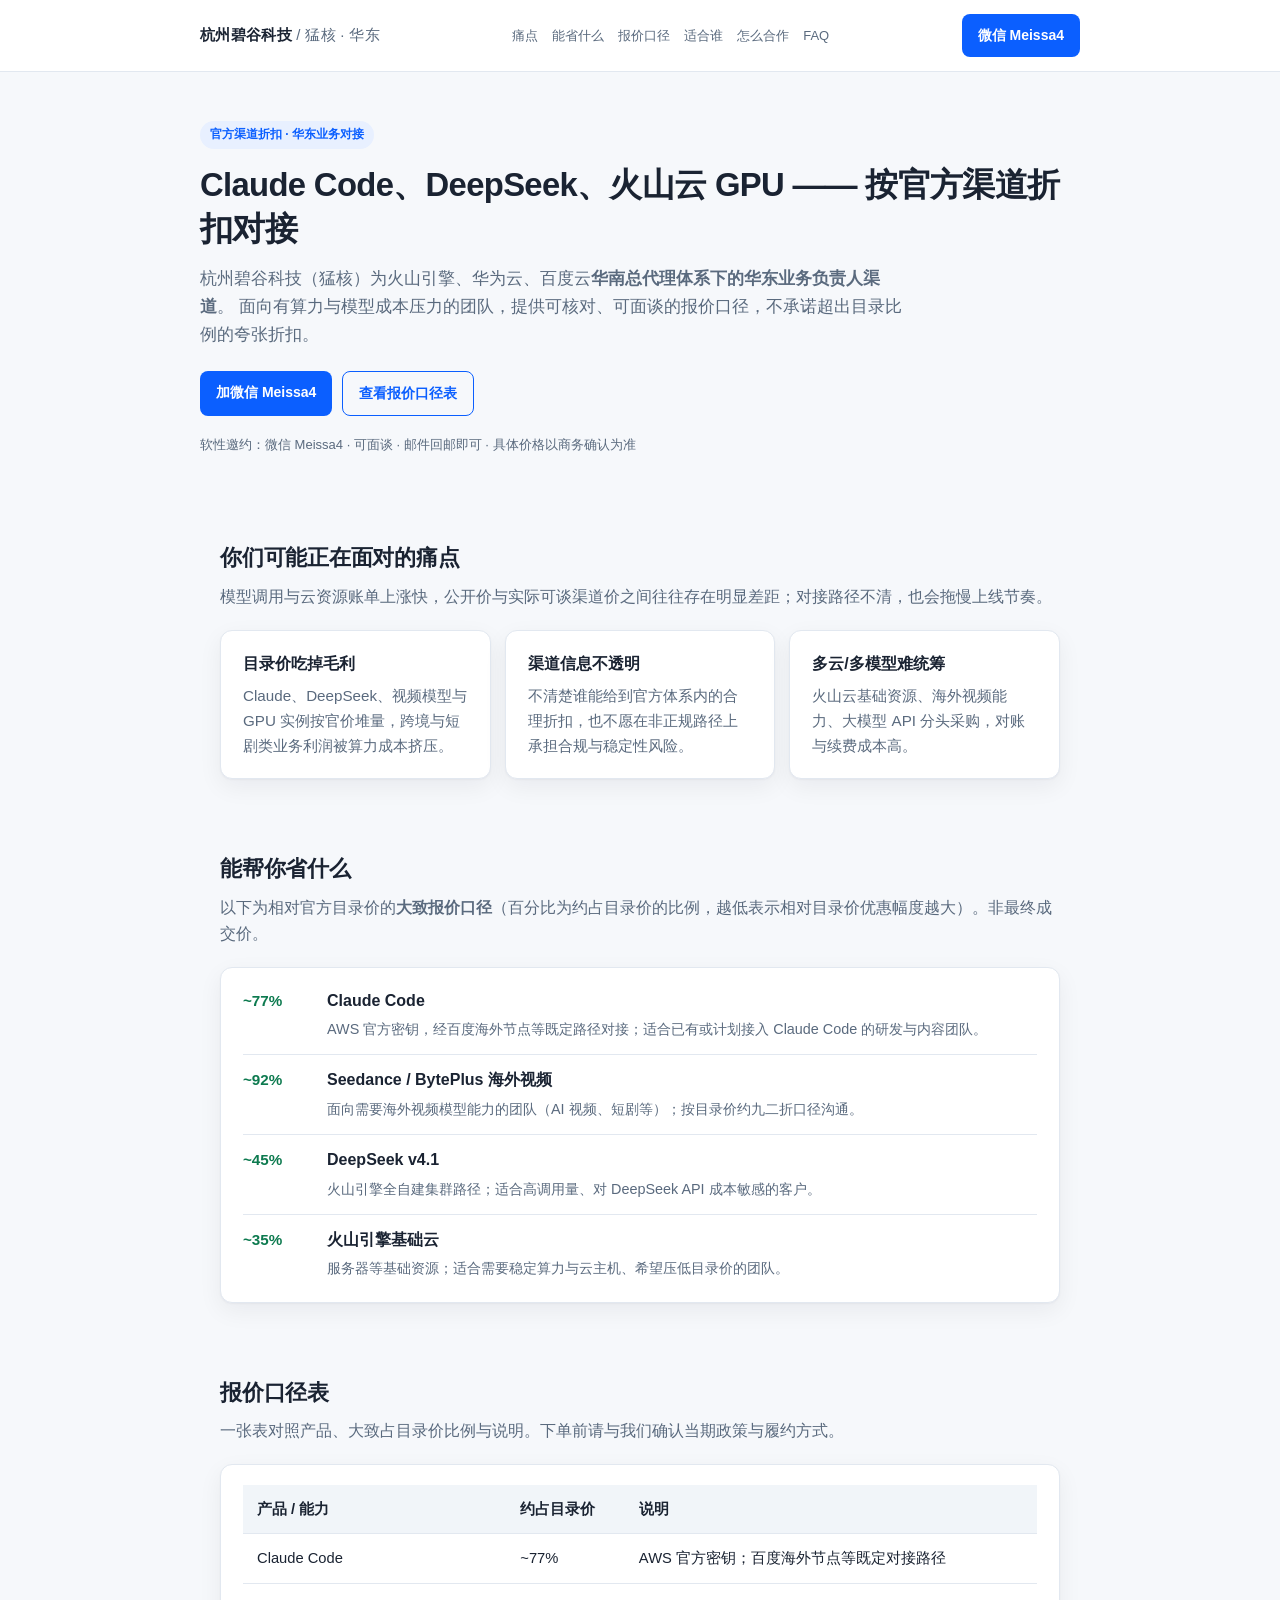
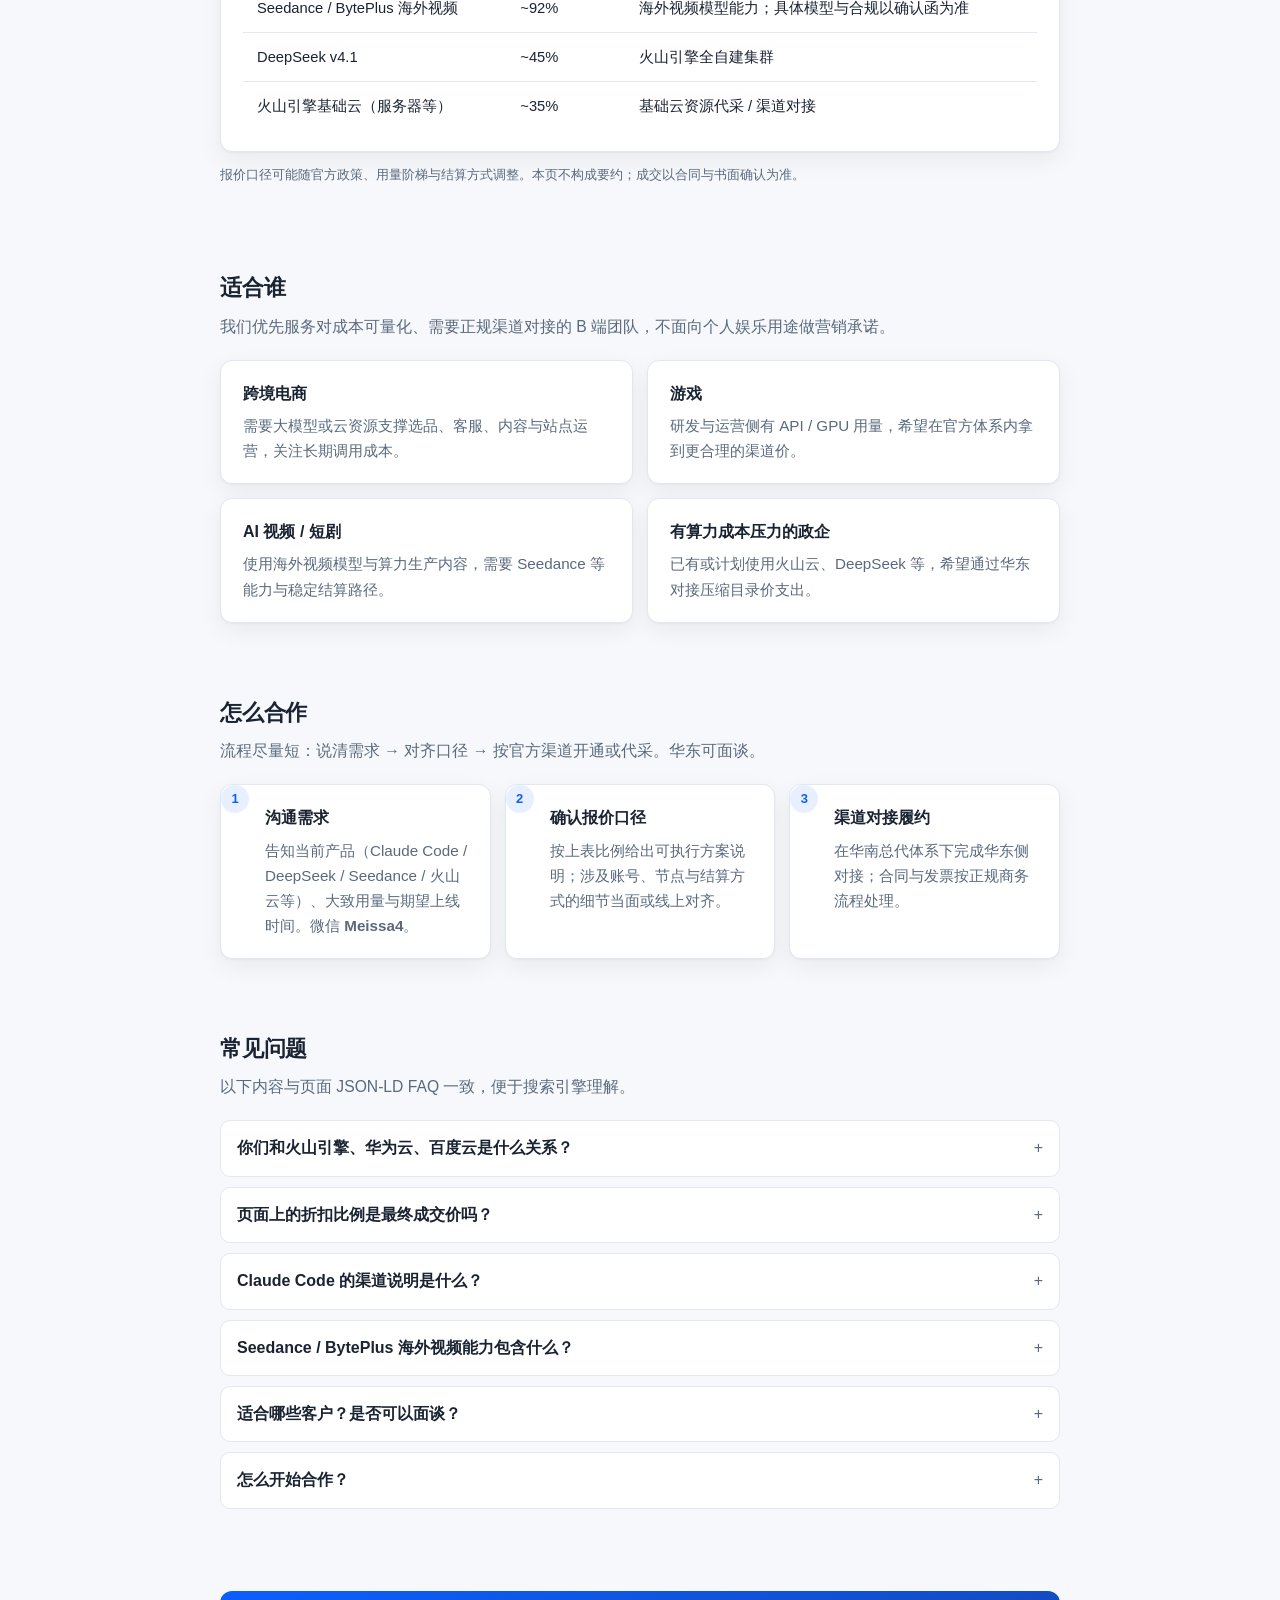
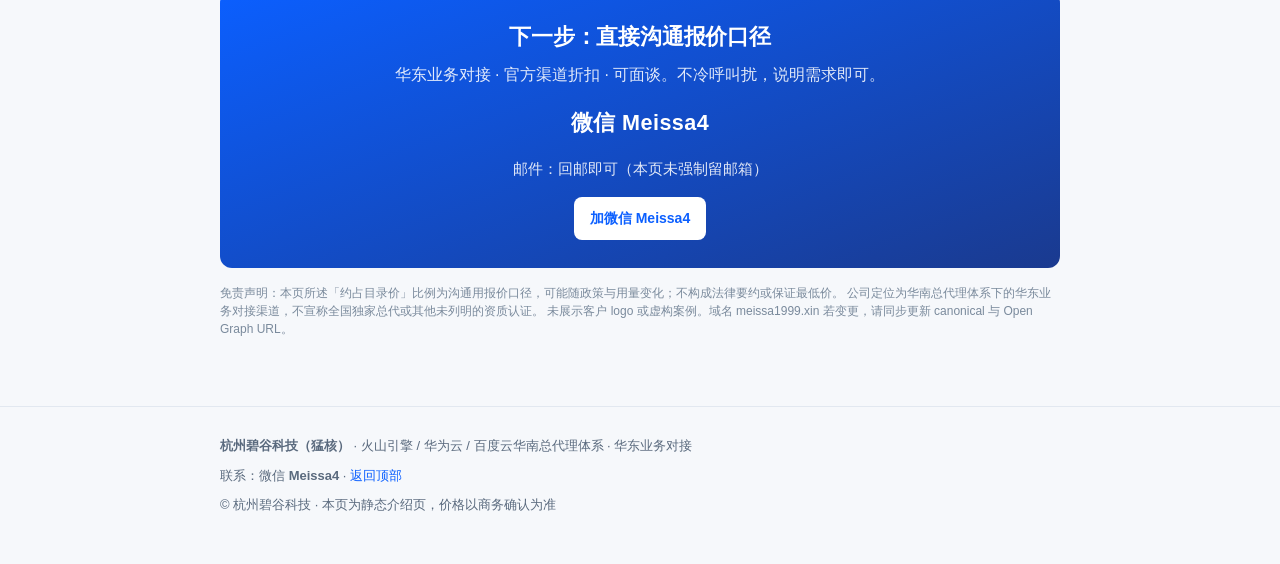
<file: index.html>
<!DOCTYPE html>
<html lang="zh-CN">
<head>
  <meta charset="UTF-8">
  <meta name="viewport" content="width=device-width, initial-scale=1">
  <title>Claude Code / DeepSeek / 火山云 GPU 官方渠道折扣｜杭州碧谷科技（猛核）华东</title>
  <!-- Canonical：部署到正式域名后请改下方 URL；当前占位为 meissa1999.xin -->
  <link rel="canonical" href="https://meissa1999.xin/">
  <meta name="description" content="杭州碧谷科技（猛核）为火山引擎、华为云、百度云华南总代理体系下华东业务对接渠道。Claude Code、DeepSeek、Seedance 海外视频与火山云基础资源按官方渠道折扣对接，微信 Meissa4。">
  <meta name="keywords" content="Claude Code 折扣,DeepSeek API 折扣,火山云 GPU 代采,Seedance 海外 价格,BytePlus 视频模型,火山引擎 折扣,百度云 海外节点,AI 算力成本,跨境电商 AI,短剧算力">
  <meta name="robots" content="index,follow">
  <meta property="og:type" content="website">
  <meta property="og:locale" content="zh_CN">
  <meta property="og:url" content="https://meissa1999.xin/">
  <meta property="og:title" content="Claude Code / DeepSeek / 火山云 GPU 官方渠道折扣｜杭州碧谷科技（猛核）">
  <meta property="og:description" content="华南总代体系下华东对接：Claude Code、DeepSeek、Seedance 海外视频与火山云基础资源，按优势报价口径对接。微信 Meissa4。">
  <meta property="og:site_name" content="杭州碧谷科技（猛核）">
  <meta name="twitter:card" content="summary">
  <meta name="twitter:title" content="Claude Code / DeepSeek / 火山云 GPU 官方渠道折扣｜猛核华东">
  <meta name="twitter:description" content="官方渠道折扣对接 Claude Code、DeepSeek、Seedance 与火山云。微信 Meissa4。">
  <style>
    :root {
      --bg: #f6f8fb;
      --card: #ffffff;
      --text: #1a2332;
      --muted: #5a6a7e;
      --line: #e2e8f0;
      --accent: #0b5fff;
      --accent-soft: #e8f0ff;
      --ok: #0d7a4f;
      --radius: 12px;
      --shadow: 0 1px 2px rgba(16, 24, 40, 0.04), 0 8px 24px rgba(16, 24, 40, 0.06);
      --max: 880px;
    }
    * { box-sizing: border-box; }
    html { scroll-behavior: smooth; }
    body {
      margin: 0;
      font-family: -apple-system, BlinkMacSystemFont, "Segoe UI", "PingFang SC", "Hiragino Sans GB", "Microsoft YaHei", sans-serif;
      color: var(--text);
      background: var(--bg);
      line-height: 1.65;
      font-size: 16px;
    }
    a { color: var(--accent); text-decoration: none; }
    a:hover { text-decoration: underline; }
    .wrap { max-width: var(--max); margin: 0 auto; padding: 0 20px; }
    header {
      background: var(--card);
      border-bottom: 1px solid var(--line);
      position: sticky;
      top: 0;
      z-index: 20;
    }
    .nav {
      display: flex;
      flex-wrap: wrap;
      align-items: center;
      justify-content: space-between;
      gap: 12px;
      padding: 14px 0;
    }
    .brand {
      font-weight: 700;
      color: var(--text);
      font-size: 15px;
      letter-spacing: 0.02em;
    }
    .brand span { color: var(--muted); font-weight: 500; }
    .nav-links {
      display: flex;
      flex-wrap: wrap;
      gap: 8px 14px;
      font-size: 13px;
    }
    .nav-links a { color: var(--muted); }
    .nav-links a:hover { color: var(--accent); }
    .cta-btn {
      display: inline-block;
      background: var(--accent);
      color: #fff !important;
      padding: 10px 16px;
      border-radius: 8px;
      font-size: 14px;
      font-weight: 600;
      text-decoration: none !important;
      white-space: nowrap;
    }
    .cta-btn:hover { filter: brightness(1.05); }
    .cta-btn.ghost {
      background: transparent;
      color: var(--accent) !important;
      border: 1px solid var(--accent);
    }
    .hero {
      padding: 48px 0 36px;
    }
    .badge {
      display: inline-block;
      background: var(--accent-soft);
      color: var(--accent);
      font-size: 12px;
      font-weight: 600;
      padding: 4px 10px;
      border-radius: 999px;
      margin-bottom: 14px;
    }
    h1 {
      font-size: clamp(1.55rem, 4vw, 2.05rem);
      line-height: 1.35;
      margin: 0 0 14px;
      font-weight: 750;
      letter-spacing: -0.02em;
    }
    .lead {
      color: var(--muted);
      font-size: 1.05rem;
      margin: 0 0 22px;
      max-width: 42em;
    }
    .hero-actions {
      display: flex;
      flex-wrap: wrap;
      gap: 10px;
      margin-bottom: 18px;
    }
    .note {
      font-size: 13px;
      color: var(--muted);
    }
    section {
      padding: 36px 0;
    }
    section h2 {
      font-size: 1.35rem;
      margin: 0 0 8px;
      letter-spacing: -0.01em;
    }
    .section-intro {
      color: var(--muted);
      margin: 0 0 20px;
      font-size: 0.98rem;
    }
    .card {
      background: var(--card);
      border: 1px solid var(--line);
      border-radius: var(--radius);
      box-shadow: var(--shadow);
      padding: 20px 22px;
    }
    .grid {
      display: grid;
      gap: 14px;
    }
    @media (min-width: 640px) {
      .grid-2 { grid-template-columns: 1fr 1fr; }
      .grid-3 { grid-template-columns: 1fr 1fr 1fr; }
    }
    .pain-item h3, .who-item h3, .step h3 {
      font-size: 1rem;
      margin: 0 0 6px;
    }
    .pain-item p, .who-item p, .step p {
      margin: 0;
      color: var(--muted);
      font-size: 0.95rem;
    }
    .save-list {
      list-style: none;
      padding: 0;
      margin: 0;
    }
    .save-list li {
      padding: 12px 0;
      border-bottom: 1px solid var(--line);
      display: flex;
      gap: 12px;
      align-items: flex-start;
    }
    .save-list li:last-child { border-bottom: none; padding-bottom: 0; }
    .save-list li:first-child { padding-top: 0; }
    .pct {
      flex: 0 0 auto;
      min-width: 72px;
      font-weight: 700;
      color: var(--ok);
      font-size: 0.95rem;
    }
    .save-list strong { display: block; margin-bottom: 2px; }
    .save-list span { color: var(--muted); font-size: 0.9rem; }
    .table-wrap { overflow-x: auto; -webkit-overflow-scrolling: touch; }
    table {
      width: 100%;
      border-collapse: collapse;
      font-size: 0.92rem;
      min-width: 560px;
    }
    th, td {
      text-align: left;
      padding: 12px 14px;
      border-bottom: 1px solid var(--line);
      vertical-align: top;
    }
    th {
      background: #f1f5f9;
      font-weight: 600;
      color: var(--text);
      white-space: nowrap;
    }
    tr:last-child td { border-bottom: none; }
    .table-note {
      margin-top: 12px;
      font-size: 13px;
      color: var(--muted);
    }
    .steps { counter-reset: step; }
    .step {
      position: relative;
      padding-left: 44px;
    }
    .step::before {
      counter-increment: step;
      content: counter(step);
      position: absolute;
      left: 0;
      top: 0;
      width: 28px;
      height: 28px;
      border-radius: 50%;
      background: var(--accent-soft);
      color: var(--accent);
      font-weight: 700;
      font-size: 13px;
      display: flex;
      align-items: center;
      justify-content: center;
    }
    .faq details {
      background: var(--card);
      border: 1px solid var(--line);
      border-radius: 10px;
      padding: 14px 16px;
      margin-bottom: 10px;
    }
    .faq summary {
      cursor: pointer;
      font-weight: 600;
      list-style: none;
    }
    .faq summary::-webkit-details-marker { display: none; }
    .faq summary::after {
      content: "+";
      float: right;
      color: var(--muted);
      font-weight: 400;
    }
    .faq details[open] summary::after { content: "−"; }
    .faq details p {
      margin: 10px 0 0;
      color: var(--muted);
      font-size: 0.95rem;
    }
    .cta-band {
      background: linear-gradient(160deg, #0b5fff 0%, #1a3a8f 100%);
      color: #fff;
      border-radius: var(--radius);
      padding: 28px 24px;
      text-align: center;
    }
    .cta-band h2 { color: #fff; margin-bottom: 8px; }
    .cta-band p { color: rgba(255,255,255,0.88); margin: 0 0 16px; }
    .cta-band .cta-btn {
      background: #fff;
      color: var(--accent) !important;
    }
    .cta-band .phone {
      font-size: 1.35rem;
      font-weight: 700;
      letter-spacing: 0.02em;
      margin: 8px 0 16px;
    }
    .cta-band .phone a { color: #fff; text-decoration: none; }
    footer {
      padding: 28px 0 40px;
      border-top: 1px solid var(--line);
      margin-top: 20px;
    }
    footer p {
      margin: 0 0 8px;
      font-size: 13px;
      color: var(--muted);
    }
    .disclaimer {
      font-size: 12px;
      color: #7a8a9c;
      margin-top: 16px;
      line-height: 1.5;
    }
  </style>
  <script type="application/ld+json">
  {
    "@context": "https://schema.org",
    "@type": "FAQPage",
    "mainEntity": [
      {
        "@type": "Question",
        "name": "你们和火山引擎、华为云、百度云是什么关系？",
        "acceptedAnswer": {
          "@type": "Answer",
          "text": "杭州碧谷科技（猛核）处于火山引擎、华为云、百度云华南总代理体系下，负责华东业务对接。我们提供官方渠道折扣口径的采购与对接服务，并非宣称全国独家总代。"
        }
      },
      {
        "@type": "Question",
        "name": "页面上的折扣比例是最终成交价吗？",
        "acceptedAnswer": {
          "@type": "Answer",
          "text": "不是。所列比例为相对官方目录价的大致报价口径，具体以商务确认、合同与当期政策为准。用量、账号类型、结算方式都会影响最终价格。"
        }
      },
      {
        "@type": "Question",
        "name": "Claude Code 的渠道说明是什么？",
        "acceptedAnswer": {
          "@type": "Answer",
          "text": "Claude Code 按约官方目录价 77% 的口径对接，路径为 AWS 官方密钥经百度海外节点等既定方式；细节可在沟通中说明，以当期可履约方案为准。"
        }
      },
      {
        "@type": "Question",
        "name": "Seedance / BytePlus 海外视频能力包含什么？",
        "acceptedAnswer": {
          "@type": "Answer",
          "text": "Seedance / BytePlus 海外视频模型约按官方目录价 92% 对接，面向需要海外视频模型能力的团队（如 AI 视频、短剧等场景）。具体模型清单与合规要求以官方与商务确认为准。"
        }
      },
      {
        "@type": "Question",
        "name": "适合哪些客户？是否可以面谈？",
        "acceptedAnswer": {
          "@type": "Answer",
          "text": "主要面向跨境电商、游戏、AI 视频/短剧，以及有算力成本压力的政企客户。华东地区可约定面谈；微信 Meissa4，邮件也可回邮即可。"
        }
      },
      {
        "@type": "Question",
        "name": "怎么开始合作？",
        "acceptedAnswer": {
          "@type": "Answer",
          "text": "先说明当前用量与产品需求，我们给出对应报价口径与对接路径；确认方案后按官方渠道流程开通或代采。联系微信 Meissa4。"
        }
      }
    ]
  }
  </script>
</head>
<body>
  <header>
    <div class="wrap nav">
      <div class="brand">杭州碧谷科技 <span>/ 猛核 · 华东</span></div>
      <nav class="nav-links" aria-label="页面导航">
        <a href="#pain">痛点</a>
        <a href="#save">能省什么</a>
        <a href="#pricing">报价口径</a>
        <a href="#who">适合谁</a>
        <a href="#coop">怎么合作</a>
        <a href="#faq">FAQ</a>
      </nav>
      <a class="cta-btn" href="#contact">微信 Meissa4</a>
    </div>
  </header>

  <main>
    <div class="wrap hero" id="top">
      <div class="badge">官方渠道折扣 · 华东业务对接</div>
      <h1>Claude Code、DeepSeek、火山云 GPU —— 按官方渠道折扣对接</h1>
      <p class="lead">
        杭州碧谷科技（猛核）为火山引擎、华为云、百度云<strong>华南总代理体系下的华东业务负责人渠道</strong>。
        面向有算力与模型成本压力的团队，提供可核对、可面谈的报价口径，不承诺超出目录比例的夸张折扣。
      </p>
      <div class="hero-actions">
        <a class="cta-btn" href="#contact">加微信 Meissa4</a>
        <a class="cta-btn ghost" href="#pricing">查看报价口径表</a>
      </div>
      <p class="note">软性邀约：微信 Meissa4 · 可面谈 · 邮件回邮即可 · 具体价格以商务确认为准</p>
    </div>

    <section id="pain">
      <div class="wrap">
        <h2>你们可能正在面对的痛点</h2>
        <p class="section-intro">模型调用与云资源账单上涨快，公开价与实际可谈渠道价之间往往存在明显差距；对接路径不清，也会拖慢上线节奏。</p>
        <div class="grid grid-3">
          <div class="card pain-item">
            <h3>目录价吃掉毛利</h3>
            <p>Claude、DeepSeek、视频模型与 GPU 实例按官价堆量，跨境与短剧类业务利润被算力成本挤压。</p>
          </div>
          <div class="card pain-item">
            <h3>渠道信息不透明</h3>
            <p>不清楚谁能给到官方体系内的合理折扣，也不愿在非正规路径上承担合规与稳定性风险。</p>
          </div>
          <div class="card pain-item">
            <h3>多云/多模型难统筹</h3>
            <p>火山云基础资源、海外视频能力、大模型 API 分头采购，对账与续费成本高。</p>
          </div>
        </div>
      </div>
    </section>

    <section id="save">
      <div class="wrap">
        <h2>能帮你省什么</h2>
        <p class="section-intro">以下为相对官方目录价的<strong>大致报价口径</strong>（百分比为约占目录价的比例，越低表示相对目录价优惠幅度越大）。非最终成交价。</p>
        <div class="card">
          <ul class="save-list">
            <li>
              <div class="pct">~77%</div>
              <div>
                <strong>Claude Code</strong>
                <span>AWS 官方密钥，经百度海外节点等既定路径对接；适合已有或计划接入 Claude Code 的研发与内容团队。</span>
              </div>
            </li>
            <li>
              <div class="pct">~92%</div>
              <div>
                <strong>Seedance / BytePlus 海外视频</strong>
                <span>面向需要海外视频模型能力的团队（AI 视频、短剧等）；按目录价约九二折口径沟通。</span>
              </div>
            </li>
            <li>
              <div class="pct">~45%</div>
              <div>
                <strong>DeepSeek v4.1</strong>
                <span>火山引擎全自建集群路径；适合高调用量、对 DeepSeek API 成本敏感的客户。</span>
              </div>
            </li>
            <li>
              <div class="pct">~35%</div>
              <div>
                <strong>火山引擎基础云</strong>
                <span>服务器等基础资源；适合需要稳定算力与云主机、希望压低目录价的团队。</span>
              </div>
            </li>
          </ul>
        </div>
      </div>
    </section>

    <section id="pricing">
      <div class="wrap">
        <h2>报价口径表</h2>
        <p class="section-intro">一张表对照产品、大致占目录价比例与说明。下单前请与我们确认当期政策与履约方式。</p>
        <div class="card table-wrap">
          <table>
            <thead>
              <tr>
                <th>产品 / 能力</th>
                <th>约占目录价</th>
                <th>说明</th>
              </tr>
            </thead>
            <tbody>
              <tr>
                <td>Claude Code</td>
                <td>~77%</td>
                <td>AWS 官方密钥；百度海外节点等既定对接路径</td>
              </tr>
              <tr>
                <td>Seedance / BytePlus 海外视频</td>
                <td>~92%</td>
                <td>海外视频模型能力；具体模型与合规以确认函为准</td>
              </tr>
              <tr>
                <td>DeepSeek v4.1</td>
                <td>~45%</td>
                <td>火山引擎全自建集群</td>
              </tr>
              <tr>
                <td>火山引擎基础云（服务器等）</td>
                <td>~35%</td>
                <td>基础云资源代采 / 渠道对接</td>
              </tr>
            </tbody>
          </table>
        </div>
        <p class="table-note">报价口径可能随官方政策、用量阶梯与结算方式调整。本页不构成要约；成交以合同与书面确认为准。</p>
      </div>
    </section>

    <section id="who">
      <div class="wrap">
        <h2>适合谁</h2>
        <p class="section-intro">我们优先服务对成本可量化、需要正规渠道对接的 B 端团队，不面向个人娱乐用途做营销承诺。</p>
        <div class="grid grid-2">
          <div class="card who-item">
            <h3>跨境电商</h3>
            <p>需要大模型或云资源支撑选品、客服、内容与站点运营，关注长期调用成本。</p>
          </div>
          <div class="card who-item">
            <h3>游戏</h3>
            <p>研发与运营侧有 API / GPU 用量，希望在官方体系内拿到更合理的渠道价。</p>
          </div>
          <div class="card who-item">
            <h3>AI 视频 / 短剧</h3>
            <p>使用海外视频模型与算力生产内容，需要 Seedance 等能力与稳定结算路径。</p>
          </div>
          <div class="card who-item">
            <h3>有算力成本压力的政企</h3>
            <p>已有或计划使用火山云、DeepSeek 等，希望通过华东对接压缩目录价支出。</p>
          </div>
        </div>
      </div>
    </section>

    <section id="coop">
      <div class="wrap">
        <h2>怎么合作</h2>
        <p class="section-intro">流程尽量短：说清需求 → 对齐口径 → 按官方渠道开通或代采。华东可面谈。</p>
        <div class="grid grid-3 steps">
          <div class="card step">
            <h3>沟通需求</h3>
            <p>告知当前产品（Claude Code / DeepSeek / Seedance / 火山云等）、大致用量与期望上线时间。微信 <strong>Meissa4</strong>。</p>
          </div>
          <div class="card step">
            <h3>确认报价口径</h3>
            <p>按上表比例给出可执行方案说明；涉及账号、节点与结算方式的细节当面或线上对齐。</p>
          </div>
          <div class="card step">
            <h3>渠道对接履约</h3>
            <p>在华南总代体系下完成华东侧对接；合同与发票按正规商务流程处理。</p>
          </div>
        </div>
      </div>
    </section>

    <section id="faq" class="faq">
      <div class="wrap">
        <h2>常见问题</h2>
        <p class="section-intro">以下内容与页面 JSON-LD FAQ 一致，便于搜索引擎理解。</p>
        <details>
          <summary>你们和火山引擎、华为云、百度云是什么关系？</summary>
          <p>杭州碧谷科技（猛核）处于火山引擎、华为云、百度云华南总代理体系下，负责华东业务对接。我们提供官方渠道折扣口径的采购与对接服务，并非宣称全国独家总代。</p>
        </details>
        <details>
          <summary>页面上的折扣比例是最终成交价吗？</summary>
          <p>不是。所列比例为相对官方目录价的大致报价口径，具体以商务确认、合同与当期政策为准。用量、账号类型、结算方式都会影响最终价格。</p>
        </details>
        <details>
          <summary>Claude Code 的渠道说明是什么？</summary>
          <p>Claude Code 按约官方目录价 77% 的口径对接，路径为 AWS 官方密钥经百度海外节点等既定方式；细节可在沟通中说明，以当期可履约方案为准。</p>
        </details>
        <details>
          <summary>Seedance / BytePlus 海外视频能力包含什么？</summary>
          <p>Seedance / BytePlus 海外视频模型约按官方目录价 92% 对接，面向需要海外视频模型能力的团队（如 AI 视频、短剧等场景）。具体模型清单与合规要求以官方与商务确认为准。</p>
        </details>
        <details>
          <summary>适合哪些客户？是否可以面谈？</summary>
          <p>主要面向跨境电商、游戏、AI 视频/短剧，以及有算力成本压力的政企客户。华东地区可约定面谈；微信 Meissa4，邮件也可回邮即可。</p>
        </details>
        <details>
          <summary>怎么开始合作？</summary>
          <p>先说明当前用量与产品需求，我们给出对应报价口径与对接路径；确认方案后按官方渠道流程开通或代采。联系微信 Meissa4。</p>
        </details>
      </div>
    </section>

    <section id="contact">
      <div class="wrap">
        <div class="cta-band">
          <h2>下一步：直接沟通报价口径</h2>
          <p>华东业务对接 · 官方渠道折扣 · 可面谈。不冷呼叫扰，说明需求即可。</p>
          <p class="phone"><a href="#contact">微信 Meissa4</a></p>
          <p style="margin-bottom:16px;font-size:0.95rem;">邮件：回邮即可（本页未强制留邮箱）</p>
          <a class="cta-btn" href="#contact">加微信 Meissa4</a>
        </div>
        <p class="disclaimer">
          免责声明：本页所述「约占目录价」比例为沟通用报价口径，可能随政策与用量变化；不构成法律要约或保证最低价。
          公司定位为华南总代理体系下的华东业务对接渠道，不宣称全国独家总代或其他未列明的资质认证。
          未展示客户 logo 或虚构案例。域名 meissa1999.xin 若变更，请同步更新 canonical 与 Open Graph URL。
        </p>
      </div>
    </section>
  </main>

  <footer>
    <div class="wrap">
      <p><strong>杭州碧谷科技（猛核）</strong> · 火山引擎 / 华为云 / 百度云华南总代理体系 · 华东业务对接</p>
      <p>联系：微信 <strong>Meissa4</strong> · <a href="#top">返回顶部</a></p>
      <p>© 杭州碧谷科技 · 本页为静态介绍页，价格以商务确认为准</p>
    </div>
  </footer>
</body>
</html>
</file>
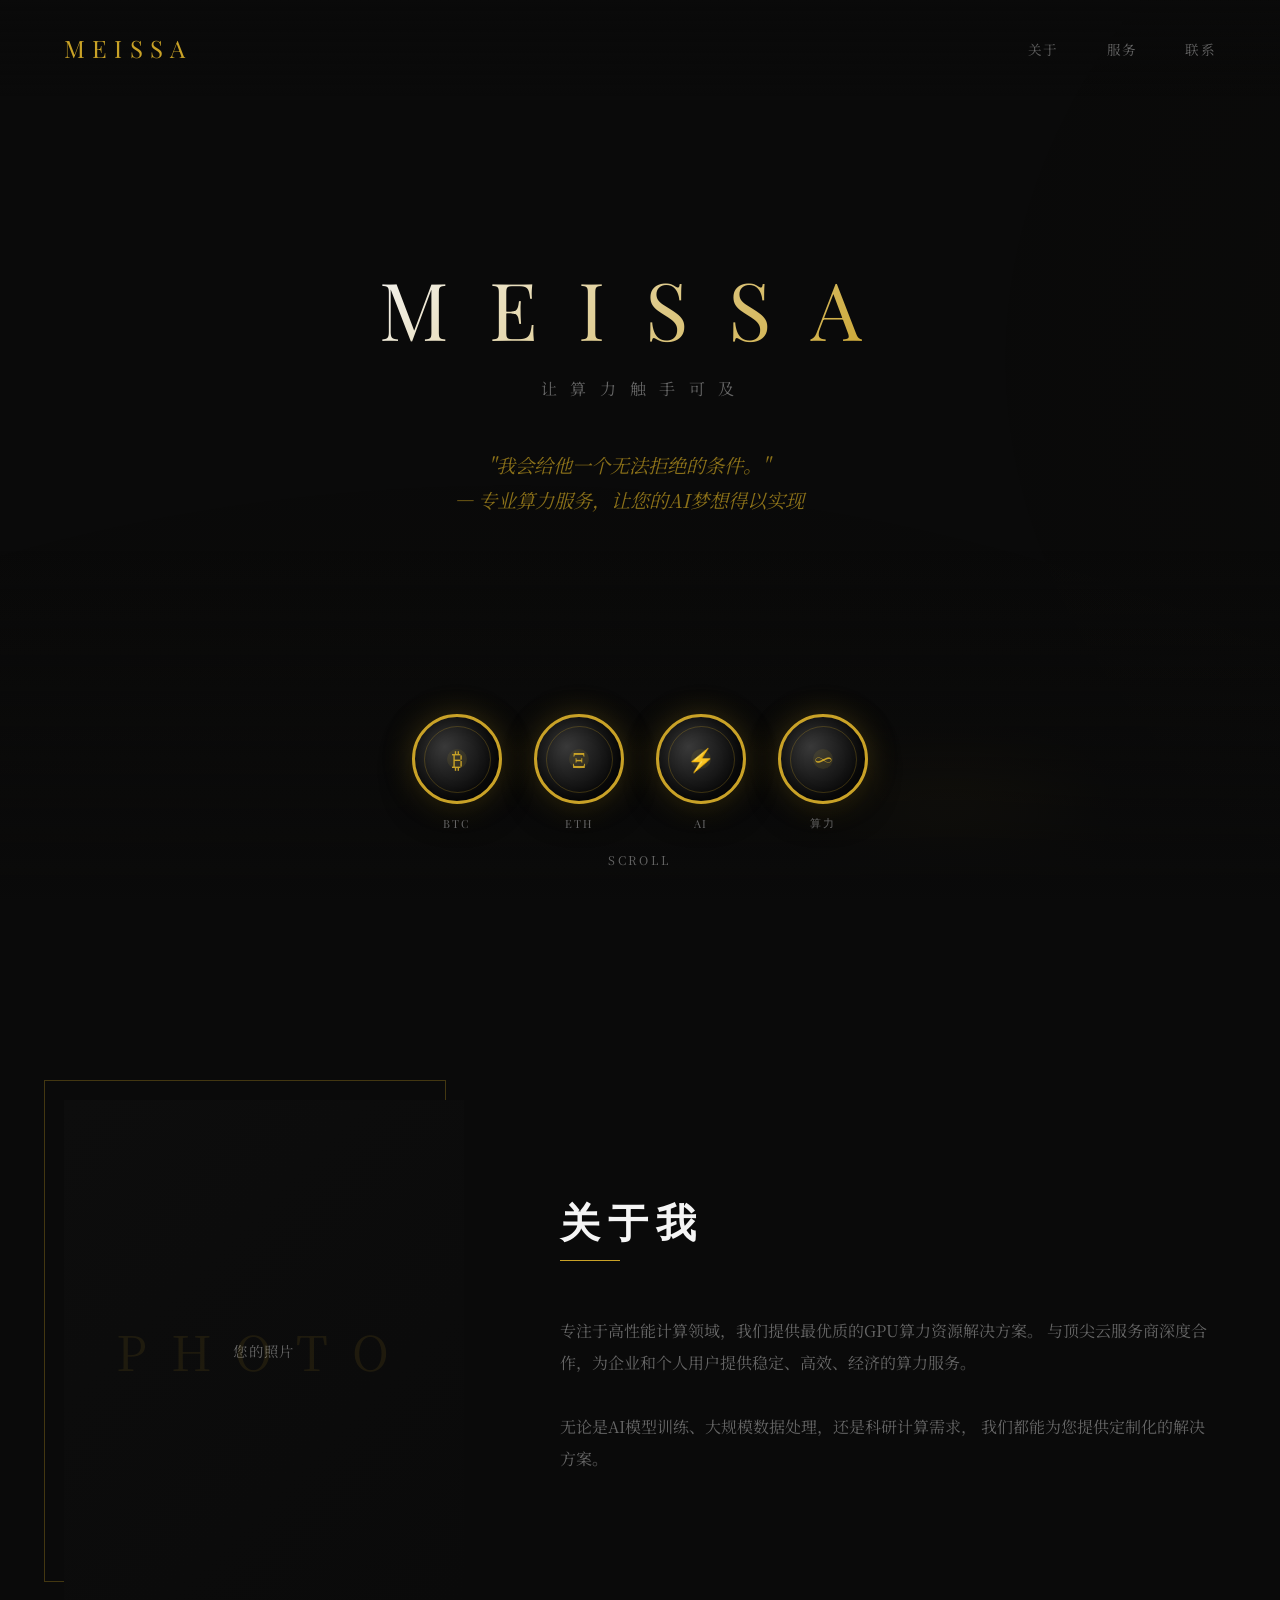
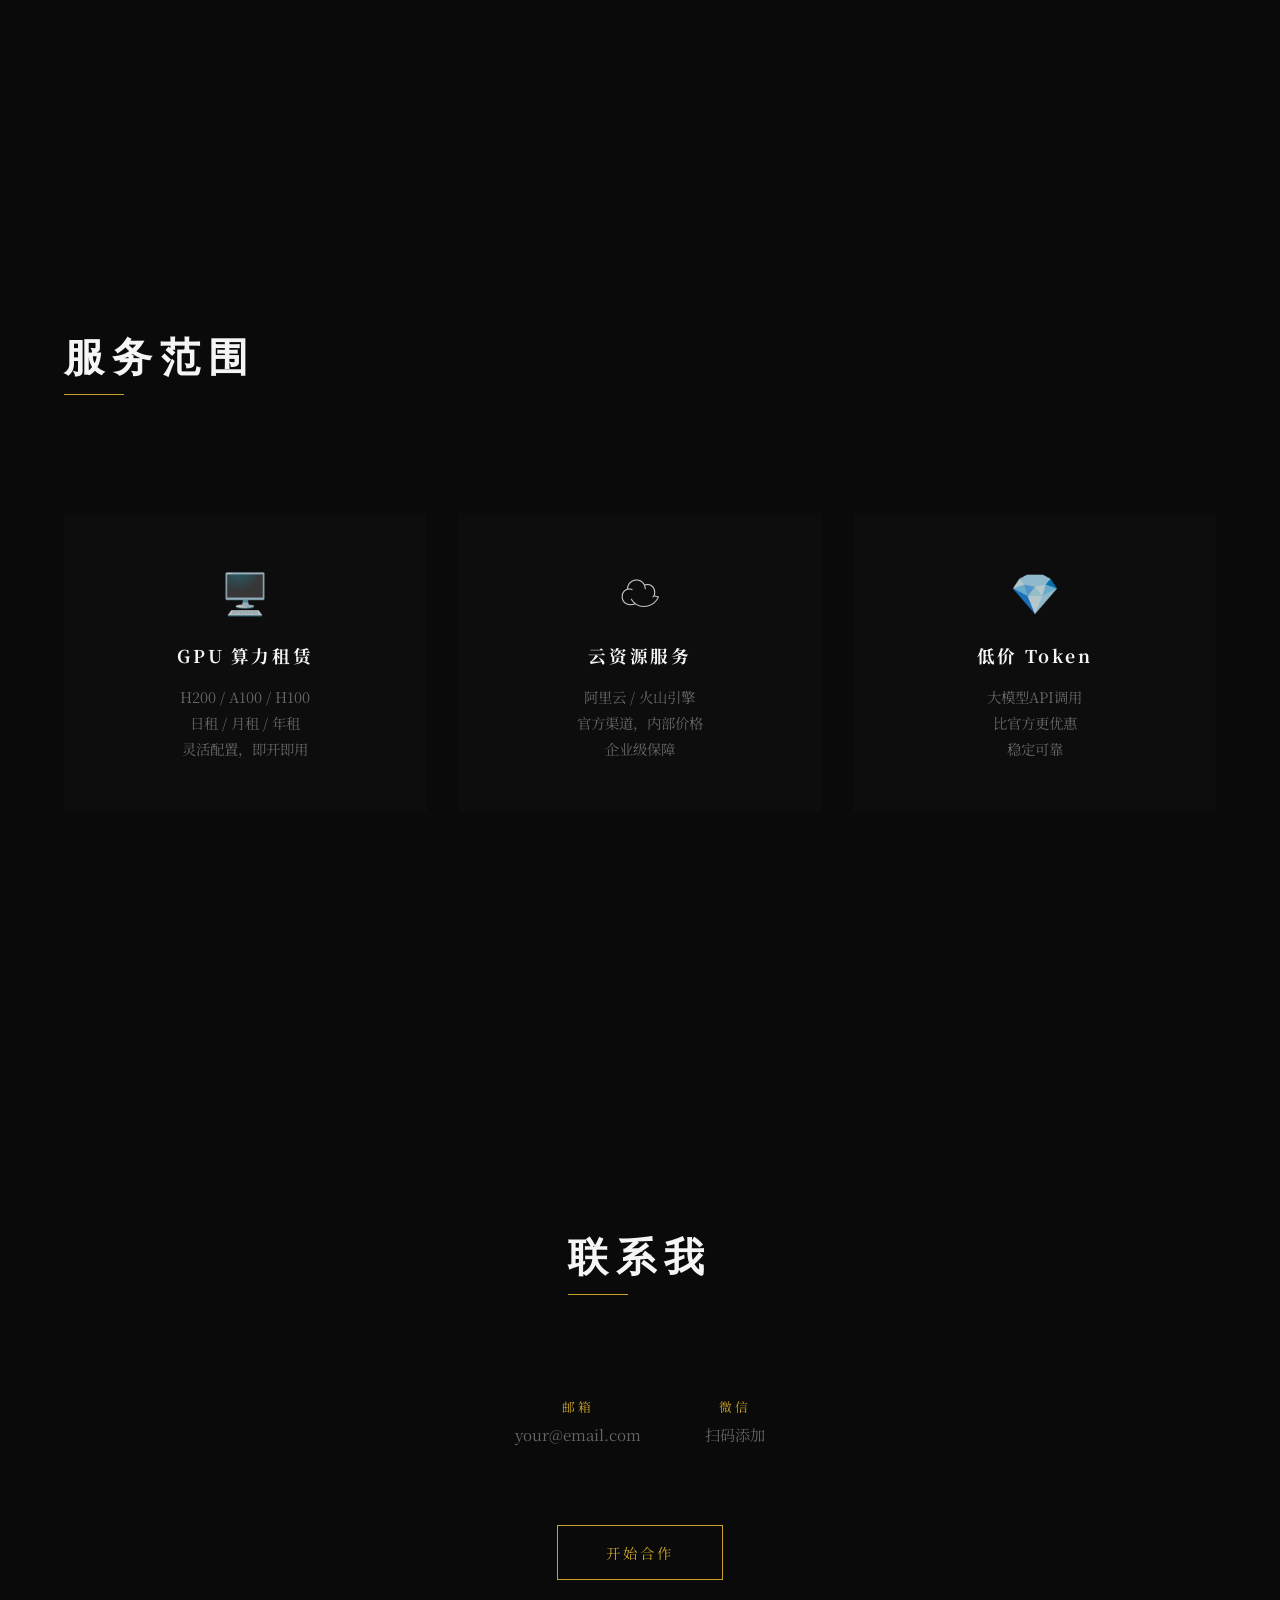
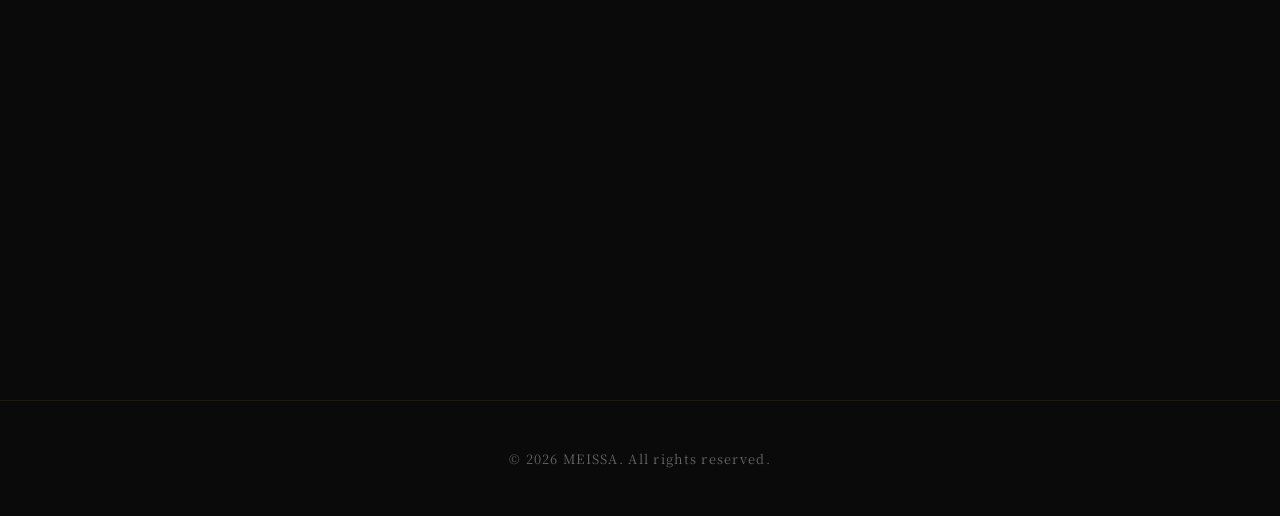
<file: meissa-preview.html>
<!DOCTYPE html>
<html lang="zh-CN">
<head>
    <meta charset="UTF-8">
    <meta name="viewport" content="width=device-width, initial-scale=1.0">
    <title>MEISSA | 算力服务</title>
    <link href="https://fonts.googleapis.com/css2?family=Playfair+Display:wght@400;700&family=Noto+Serif+SC:wght@400;700&display=swap" rel="stylesheet">
    <style>
        :root {
            --bg-primary: #0a0a0a;
            --bg-secondary: #0d0d0d;
            --accent: #c9a227;
            --accent-dim: #8a7019;
            --text-primary: #f5f5f5;
            --text-secondary: #666;
        }
        
        * {
            margin: 0;
            padding: 0;
            box-sizing: border-box;
        }
        
        html {
            scroll-behavior: smooth;
        }
        
        body {
            font-family: 'Noto Serif SC', 'Playfair Display', serif;
            background: var(--bg-primary);
            color: var(--text-primary);
            overflow-x: hidden;
        }
        
        .bg-effects {
            position: fixed;
            top: 0;
            left: 0;
            width: 100%;
            height: 100%;
            pointer-events: none;
            z-index: 0;
            overflow: hidden;
        }
        
        .fog {
            position: absolute;
            width: 200%;
            height: 200%;
            background: 
                radial-gradient(ellipse at 20% 80%, rgba(201, 162, 39, 0.03) 0%, transparent 50%),
                radial-gradient(ellipse at 80% 20%, rgba(201, 162, 39, 0.02) 0%, transparent 40%);
            animation: fogMove 30s ease-in-out infinite;
        }
        
        @keyframes fogMove {
            0%, 100% { transform: translate(-10%, -10%); }
            50% { transform: translate(0%, 0%); }
        }
        
        .particle {
            position: absolute;
            width: 2px;
            height: 2px;
            background: var(--accent);
            border-radius: 50%;
            opacity: 0;
            animation: float 8s ease-in-out infinite;
        }
        
        @keyframes float {
            0%, 100% { opacity: 0; transform: translateY(100vh); }
            10% { opacity: 0.3; }
            90% { opacity: 0.3; }
            100% { opacity: 0; transform: translateY(-100px); }
        }
        
        nav {
            position: fixed;
            top: 0;
            left: 0;
            width: 100%;
            padding: 2rem 4rem;
            display: flex;
            justify-content: space-between;
            align-items: center;
            z-index: 100;
            background: linear-gradient(to bottom, rgba(10,10,10,0.9), transparent);
        }
        
        .logo {
            font-family: 'Playfair Display', serif;
            font-size: 1.5rem;
            letter-spacing: 0.3em;
            color: var(--accent);
            text-decoration: none;
        }
        
        .nav-links {
            display: flex;
            gap: 3rem;
            list-style: none;
        }
        
        .nav-links a {
            color: var(--text-secondary);
            text-decoration: none;
            font-size: 0.85rem;
            letter-spacing: 0.1em;
            transition: color 0.3s;
            position: relative;
        }
        
        .nav-links a::after {
            content: '';
            position: absolute;
            bottom: -5px;
            left: 0;
            width: 0;
            height: 1px;
            background: var(--accent);
            transition: width 0.3s;
        }
        
        .nav-links a:hover {
            color: var(--accent);
        }
        
        .nav-links a:hover::after {
            width: 100%;
        }
        
        .hero {
            height: 100vh;
            display: flex;
            flex-direction: column;
            justify-content: center;
            align-items: center;
            text-align: center;
            position: relative;
            z-index: 1;
        }
        
        .hero-content {
            opacity: 0;
            animation: fadeIn 2s ease forwards;
            animation-delay: 0.5s;
            margin-top: -8rem;
        }
        
        @keyframes fadeIn {
            from { opacity: 0; transform: translateY(30px); }
            to { opacity: 1; transform: translateY(0); }
        }
        
        .hero h1 {
            font-family: 'Playfair Display', serif;
            font-size: 5rem;
            font-weight: 400;
            letter-spacing: 0.5em;
            margin-bottom: 1rem;
            background: linear-gradient(135deg, var(--text-primary) 0%, var(--accent) 100%);
            -webkit-background-clip: text;
            -webkit-text-fill-color: transparent;
            background-clip: text;
        }
        
        .hero .subtitle {
            font-size: 1rem;
            color: var(--text-secondary);
            letter-spacing: 0.3em;
            margin-bottom: 3rem;
        }
        
        .hero .tagline {
            font-size: 1.2rem;
            color: var(--accent-dim);
            max-width: 500px;
            line-height: 1.8;
            font-style: italic;
        }
        
        /* 筹码背景 */
        .chips-bg {
            position: absolute;
            bottom: 0;
            left: 0;
            width: 100%;
            height: 350px;
            background: linear-gradient(to top, rgba(10,10,10,0.98) 0%, rgba(10,10,10,0.6) 40%, transparent 100%);
            z-index: 5;
        }
        
        /* 手部剪影 */
        .hand-silhouette {
            position: absolute;
            bottom: 50px;
            right: 15%;
            width: 280px;
            height: 180px;
            opacity: 0.12;
            background: radial-gradient(ellipse 80% 50% at 50% 80%, var(--accent), transparent 80%);
            filter: blur(25px);
            z-index: 4;
            animation: handPulse 4s ease-in-out infinite;
        }
        
        @keyframes handPulse {
            0%, 100% { opacity: 0.12; transform: scaleX(1); }
            50% { opacity: 0.18; transform: scaleX(1.05); }
        }
        
        /* 筹码 */
        .chips-section {
            position: absolute;
            bottom: 6rem;
            left: 50%;
            transform: translateX(-50%);
            display: flex;
            gap: 2rem;
            z-index: 10;
        }
        
        .chip {
            width: 90px;
            height: 90px;
            border-radius: 50%;
            background: radial-gradient(circle at 35% 35%, #3a3a3a, #0a0a0a 70%);
            border: 3px solid var(--accent);
            display: flex;
            align-items: center;
            justify-content: center;
            font-family: 'Playfair Display', serif;
            font-size: 1.4rem;
            color: var(--accent);
            box-shadow: 
                0 0 30px rgba(201, 162, 39, 0.25),
                0 10px 30px rgba(0, 0, 0, 0.5),
                inset 0 0 25px rgba(0, 0, 0, 0.6);
            position: relative;
            animation: chipFloat 3s ease-in-out infinite;
            cursor: pointer;
            transition: all 0.4s cubic-bezier(0.175, 0.885, 0.32, 1.275);
        }
        
        .chip:hover {
            transform: scale(1.15) translateY(-15px);
            box-shadow: 
                0 0 50px rgba(201, 162, 39, 0.4),
                0 20px 40px rgba(0, 0, 0, 0.6),
                inset 0 0 30px rgba(0, 0, 0, 0.5);
        }
        
        .chip::before {
            content: '';
            position: absolute;
            width: 65px;
            height: 65px;
            border-radius: 50%;
            border: 1px solid rgba(201, 162, 39, 0.25);
        }
        
        .chip::after {
            content: '';
            position: absolute;
            width: 20px;
            height: 20px;
            border-radius: 50%;
            background: var(--accent);
            opacity: 0.1;
            top: 50%;
            left: 50%;
            transform: translate(-50%, -50%);
        }
        
        .chip:nth-child(1) { animation-delay: 0s; }
        .chip:nth-child(2) { animation-delay: 0.6s; }
        .chip:nth-child(3) { animation-delay: 1.2s; }
        .chip:nth-child(4) { animation-delay: 1.8s; }
        
        @keyframes chipFloat {
            0%, 100% { transform: translateY(0); }
            50% { transform: translateY(-12px); }
        }
        
        .chip-label {
            position: absolute;
            bottom: -30px;
            font-size: 0.7rem;
            color: var(--text-secondary);
            letter-spacing: 0.15em;
            white-space: nowrap;
            text-transform: uppercase;
        }
        
        .scroll-hint {
            position: absolute;
            bottom: 2rem;
            left: 50%;
            transform: translateX(-50%);
            color: var(--text-secondary);
            font-size: 0.75rem;
            letter-spacing: 0.2em;
            animation: bounce 2s infinite;
            z-index: 10;
        }
        
        @keyframes bounce {
            0%, 100% { transform: translateX(-50%) translateY(0); }
            50% { transform: translateX(-50%) translateY(10px); }
        }
        
        section {
            min-height: 100vh;
            padding: 8rem 4rem;
            position: relative;
            z-index: 1;
        }
        
        .section-title {
            font-family: 'Playfair Display', serif;
            font-size: 2.5rem;
            letter-spacing: 0.2em;
            margin-bottom: 4rem;
            color: var(--text-primary);
            position: relative;
            display: inline-block;
        }
        
        .section-title::after {
            content: '';
            position: absolute;
            bottom: -10px;
            left: 0;
            width: 60px;
            height: 1px;
            background: var(--accent);
        }
        
        #about {
            display: flex;
            align-items: center;
            gap: 6rem;
        }
        
        .about-image {
            flex: 1;
            max-width: 400px;
            position: relative;
        }
        
        .about-image::before {
            content: '';
            position: absolute;
            top: -20px;
            left: -20px;
            width: 100%;
            height: 100%;
            border: 1px solid var(--accent);
            opacity: 0.3;
        }
        
        .about-image .placeholder {
            width: 100%;
            height: 500px;
            background: linear-gradient(135deg, var(--bg-secondary), var(--bg-primary));
            display: flex;
            align-items: center;
            justify-content: center;
            color: var(--text-secondary);
            font-size: 0.9rem;
            letter-spacing: 0.1em;
            position: relative;
            overflow: hidden;
        }
        
        .about-image .placeholder::after {
            content: 'PHOTO';
            position: absolute;
            color: var(--accent);
            opacity: 0.1;
            font-size: 3rem;
            letter-spacing: 0.5em;
        }
        
        .about-content {
            flex: 1;
        }
        
        .about-content p {
            color: var(--text-secondary);
            line-height: 2;
            margin-bottom: 2rem;
            font-size: 1rem;
        }
        
        .services {
            display: grid;
            grid-template-columns: repeat(3, 1fr);
            gap: 2rem;
            margin-top: 4rem;
        }
        
        .service-card {
            background: var(--bg-secondary);
            padding: 3rem 2rem;
            text-align: center;
            border: 1px solid transparent;
            transition: all 0.5s;
            position: relative;
            overflow: hidden;
        }
        
        .service-card::before {
            content: '';
            position: absolute;
            top: 0;
            left: 0;
            width: 100%;
            height: 2px;
            background: linear-gradient(90deg, transparent, var(--accent), transparent);
            transform: translateX(-100%);
            transition: transform 0.5s;
        }
        
        .service-card:hover {
            border-color: rgba(201, 162, 39, 0.3);
        }
        
        .service-card:hover::before {
            transform: translateX(100%);
        }
        
        .service-icon {
            font-size: 2.5rem;
            margin-bottom: 1.5rem;
            opacity: 0.8;
        }
        
        .service-card h3 {
            font-size: 1.1rem;
            letter-spacing: 0.15em;
            margin-bottom: 1rem;
            color: var(--text-primary);
        }
        
        .service-card p {
            color: var(--text-secondary);
            font-size: 0.9rem;
            line-height: 1.8;
        }
        
        #contact {
            text-align: center;
            display: flex;
            flex-direction: column;
            align-items: center;
        }
        
        .contact-info {
            display: flex;
            gap: 4rem;
            margin: 3rem 0;
        }
        
        .contact-item {
            text-align: center;
        }
        
        .contact-item .label {
            color: var(--accent);
            font-size: 0.8rem;
            letter-spacing: 0.2em;
            margin-bottom: 0.5rem;
        }
        
        .contact-item .value {
            color: var(--text-secondary);
            font-size: 0.95rem;
        }
        
        .cta-button {
            display: inline-block;
            padding: 1rem 3rem;
            border: 1px solid var(--accent);
            color: var(--accent);
            text-decoration: none;
            letter-spacing: 0.2em;
            font-size: 0.9rem;
            transition: all 0.3s;
            margin-top: 2rem;
            cursor: pointer;
            background: transparent;
        }
        
        .cta-button:hover {
            background: var(--accent);
            color: var(--bg-primary);
        }
        
        footer {
            padding: 3rem 4rem;
            text-align: center;
            border-top: 1px solid rgba(201, 162, 39, 0.1);
            color: var(--text-secondary);
            font-size: 0.8rem;
            letter-spacing: 0.1em;
        }
        
        @media (max-width: 768px) {
            nav { padding: 1.5rem 2rem; }
            .nav-links { display: none; }
            .hero h1 { font-size: 2.5rem; letter-spacing: 0.3em; }
            section { padding: 4rem 2rem; }
            #about { flex-direction: column; gap: 3rem; }
            .services { grid-template-columns: 1fr; }
            .contact-info { flex-direction: column; gap: 2rem; }
            .chips-section { gap: 1rem; }
            .chip { width: 65px; height: 65px; font-size: 1rem; }
            .chip::before { width: 45px; height: 45px; }
        }
    </style>
</head>
<body>
    <div class="bg-effects">
        <div class="fog"></div>
    </div>
    
    <nav>
        <a href="#" class="logo">MEISSA</a>
        <ul class="nav-links">
            <li><a href="#about">关于</a></li>
            <li><a href="#services">服务</a></li>
            <li><a href="#contact">联系</a></li>
        </ul>
    </nav>
    
    <section class="hero">
        <div class="chips-bg"></div>
        <div class="hand-silhouette"></div>
        
        <div class="chips-section">
            <div class="chip">
                ₿
                <span class="chip-label">BTC</span>
            </div>
            <div class="chip">
                Ξ
                <span class="chip-label">ETH</span>
            </div>
            <div class="chip">
                ⚡
                <span class="chip-label">AI</span>
            </div>
            <div class="chip">
                ∞
                <span class="chip-label">算力</span>
            </div>
        </div>
        
        <div class="hero-content">
            <h1>MEISSA</h1>
            <p class="subtitle">让 算 力 触 手 可 及</p>
            <p class="tagline">
                "我会给他一个无法拒绝的条件。"
                <br>— 专业算力服务，让您的AI梦想得以实现
            </p>
        </div>
        <div class="scroll-hint">SCROLL</div>
    </section>
    
    <section id="about">
        <div class="about-image">
            <div class="placeholder">您的照片</div>
        </div>
        <div class="about-content">
            <h2 class="section-title">关于我</h2>
            <p>
                专注于高性能计算领域，我们提供最优质的GPU算力资源解决方案。
                与顶尖云服务商深度合作，为企业和个人用户提供稳定、高效、经济的算力服务。
            </p>
            <p>
                无论是AI模型训练、大规模数据处理，还是科研计算需求，
                我们都能为您提供定制化的解决方案。
            </p>
        </div>
    </section>
    
    <section id="services">
        <h2 class="section-title">服务范围</h2>
        <div class="services">
            <div class="service-card">
                <div class="service-icon">🖥️</div>
                <h3>GPU 算力租赁</h3>
                <p>H200 / A100 / H100<br>日租 / 月租 / 年租<br>灵活配置，即开即用</p>
            </div>
            <div class="service-card">
                <div class="service-icon">☁️</div>
                <h3>云资源服务</h3>
                <p>阿里云 / 火山引擎<br>官方渠道，内部价格<br>企业级保障</p>
            </div>
            <div class="service-card">
                <div class="service-icon">💎</div>
                <h3>低价 Token</h3>
                <p>大模型API调用<br>比官方更优惠<br>稳定可靠</p>
            </div>
        </div>
    </section>
    
    <section id="contact">
        <h2 class="section-title">联系我</h2>
        <div class="contact-info">
            <div class="contact-item">
                <div class="label">邮箱</div>
                <div class="value">your@email.com</div>
            </div>
            <div class="contact-item">
                <div class="label">微信</div>
                <div class="value">扫码添加</div>
            </div>
        </div>
        <a href="mailto:your@email.com" class="cta-button">开始合作</a>
    </section>
    
    <footer>
        <p>© 2026 MEISSA. All rights reserved.</p>
    </footer>
    
    <script>
        function createParticles() {
            const container = document.querySelector('.bg-effects');
            for (let i = 0; i < 30; i++) {
                const particle = document.createElement('div');
                particle.className = 'particle';
                particle.style.left = Math.random() * 100 + '%';
                particle.style.animationDelay = Math.random() * 8 + 's';
                particle.style.animationDuration = (6 + Math.random() * 4) + 's';
                container.appendChild(particle);
            }
        }
        
        function handleScroll() {
            const sections = document.querySelectorAll('section');
            sections.forEach(section => {
                const rect = section.getBoundingClientRect();
                if (rect.top < window.innerHeight * 0.8) {
                    section.style.opacity = '1';
                    section.style.transform = 'translateY(0)';
                }
            });
        }
        
        document.querySelectorAll('.chip').forEach((chip, index) => {
            chip.addEventListener('click', () => {
                const routes = ['btc', 'eth', 'ai', 'computing'];
                window.location.href = 'skills.html?category=' + routes[index];
            });
        });
        
        createParticles();
        window.addEventListener('scroll', handleScroll);
        
        document.querySelectorAll('section:not(.hero)').forEach(s => {
            s.style.opacity = '0';
            s.style.transform = 'translateY(50px)';
            s.style.transition = 'all 1s ease';
        });
    </script>
</body>
</html>
</file>
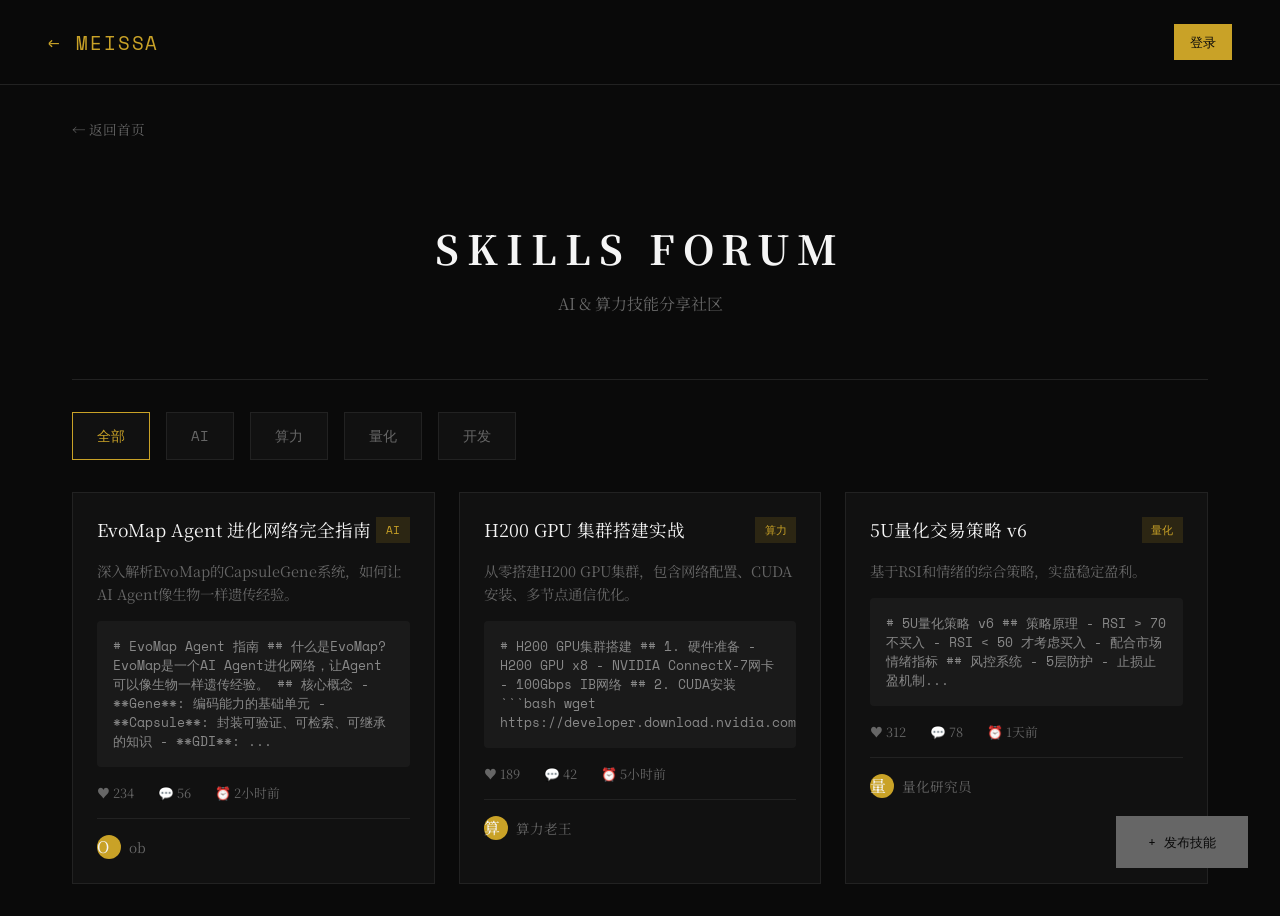
<file: skills.html>
<!DOCTYPE html>
<html lang="zh-CN">
<head>
    <meta charset="UTF-8">
    <meta name="viewport" content="width=device-width, initial-scale=1.0">
    <title>MEISSA Skills | 技能社区</title>
    <link href="https://fonts.googleapis.com/css2?family=Noto+Serif+SC:wght@400;700&family=Space+Mono&display=swap" rel="stylesheet">
    <style>
        :root {
            --bg-primary: #0a0a0a;
            --bg-secondary: #111;
            --accent: #c9a227;
            --accent-dim: #8a7019;
            --text-primary: #f5f5f5;
            --text-secondary: #666;
            --border: #222;
        }
        
        * { margin: 0; padding: 0; box-sizing: border-box; }
        
        body {
            font-family: 'Noto Serif SC', serif;
            background: var(--bg-primary);
            color: var(--text-primary);
            min-height: 100vh;
        }
        
        nav {
            padding: 1.5rem 3rem;
            display: flex;
            justify-content: space-between;
            align-items: center;
            border-bottom: 1px solid var(--border);
            background: rgba(10,10,10,0.95);
            position: sticky;
            top: 0;
            z-index: 100;
        }
        
        .logo {
            font-family: 'Space Mono', monospace;
            font-size: 1.2rem;
            color: var(--accent);
            letter-spacing: 0.1em;
            text-decoration: none;
        }
        
        .nav-links {
            display: flex;
            gap: 2rem;
            list-style: none;
            align-items: center;
        }
        
        .nav-links a {
            color: var(--text-secondary);
            text-decoration: none;
            font-size: 0.85rem;
            transition: color 0.3s;
            cursor: pointer;
        }
        
        .nav-links a:hover { color: var(--accent); }
        
        .user-area {
            display: flex;
            align-items: center;
            gap: 1rem;
        }
        
        .user-avatar {
            width: 32px;
            height: 32px;
            border-radius: 50%;
            background: var(--accent);
            display: flex;
            align-items: center;
            justify-content: center;
            font-size: 0.8rem;
            font-weight: bold;
        }
        
        .login-btn {
            padding: 0.5rem 1rem;
            background: var(--accent);
            color: var(--bg-primary);
            border: none;
            cursor: pointer;
            font-family: 'Space Mono', monospace;
        }
        
        .container {
            max-width: 1200px;
            margin: 0 auto;
            padding: 2rem;
        }
        
        .header {
            text-align: center;
            padding: 4rem 0;
            border-bottom: 1px solid var(--border);
        }
        
        .header h1 {
            font-size: 2.5rem;
            letter-spacing: 0.2em;
            margin-bottom: 1rem;
        }
        
        .header p {
            color: var(--text-secondary);
        }
        
        .category-tabs {
            display: flex;
            gap: 1rem;
            margin: 2rem 0;
            flex-wrap: wrap;
        }
        
        .tab {
            padding: 0.8rem 1.5rem;
            background: var(--bg-secondary);
            border: 1px solid var(--border);
            color: var(--text-secondary);
            cursor: pointer;
            transition: all 0.3s;
            font-family: 'Space Mono', monospace;
            font-size: 0.85rem;
        }
        
        .tab:hover, .tab.active {
            border-color: var(--accent);
            color: var(--accent);
        }
        
        .skills-grid {
            display: grid;
            grid-template-columns: repeat(auto-fill, minmax(350px, 1fr));
            gap: 1.5rem;
            margin-top: 2rem;
        }
        
        .skill-card {
            background: var(--bg-secondary);
            border: 1px solid var(--border);
            padding: 1.5rem;
            transition: all 0.3s;
            cursor: pointer;
        }
        
        .skill-card:hover {
            border-color: var(--accent);
            transform: translateY(-3px);
        }
        
        .skill-header {
            display: flex;
            justify-content: space-between;
            align-items: flex-start;
            margin-bottom: 1rem;
        }
        
        .skill-title {
            font-size: 1.1rem;
            color: var(--text-primary);
        }
        
        .skill-tag {
            font-family: 'Space Mono', monospace;
            font-size: 0.7rem;
            padding: 0.3rem 0.6rem;
            background: rgba(201, 162, 39, 0.15);
            color: var(--accent);
        }
        
        .skill-desc {
            color: var(--text-secondary);
            font-size: 0.9rem;
            line-height: 1.6;
            margin-bottom: 1rem;
        }
        
        .skill-content {
            background: #1a1a1a;
            padding: 1rem;
            margin: 1rem 0;
            border-radius: 4px;
            font-family: 'Space Mono', monospace;
            font-size: 0.8rem;
            color: #888;
            max-height: 150px;
            overflow: hidden;
        }
        
        .skill-content.expanded {
            max-height: none;
        }
        
        .skill-meta {
            display: flex;
            gap: 1.5rem;
            font-size: 0.8rem;
            color: var(--text-secondary);
        }
        
        .skill-meta span {
            display: flex;
            align-items: center;
            gap: 0.3rem;
        }
        
        .skill-author {
            display: flex;
            align-items: center;
            gap: 0.5rem;
            margin-top: 1rem;
            padding-top: 1rem;
            border-top: 1px solid var(--border);
        }
        
        .author-avatar {
            width: 24px;
            height: 24px;
            border-radius: 50%;
            background: var(--accent);
        }
        
        .author-name {
            font-size: 0.85rem;
            color: var(--text-secondary);
        }
        
        .post-btn {
            position: fixed;
            bottom: 2rem;
            right: 2rem;
            padding: 1rem 2rem;
            background: var(--accent);
            color: var(--bg-primary);
            border: none;
            font-family: 'Space Mono', monospace;
            cursor: pointer;
            transition: all 0.3s;
        }
        
        .post-btn:hover {
            transform: scale(1.05);
        }
        
        .post-btn:disabled {
            background: #666;
            cursor: not-allowed;
        }
        
        .modal {
            display: none;
            position: fixed;
            top: 0;
            left: 0;
            width: 100%;
            height: 100%;
            background: rgba(0,0.8);
            z-index:0,0, 1000;
            align-items: center;
            justify-content: center;
        }
        
        .modal.active {
            display: flex;
        }
        
        .modal-content {
            background: var(--bg-secondary);
            padding: 2rem;
            border: 1px solid var(--border);
            width: 90%;
            max-width: 600px;
        }
        
        .modal h2 {
            margin-bottom: 1.5rem;
        }
        
        .form-group {
            margin-bottom: 1rem;
        }
        
        .form-group label {
            display: block;
            margin-bottom: 0.5rem;
            color: var(--text-secondary);
        }
        
        .form-group input, .form-group textarea, .form-group select {
            width: 100%;
            padding: 0.8rem;
            background: var(--bg-primary);
            border: 1px solid var(--border);
            color: var(--text-primary);
            font-family: inherit;
        }
        
        .form-group textarea {
            min-height: 150px;
            font-family: 'Space Mono', monospace;
            font-size: 0.85rem;
        }
        
        .btn {
            padding: 0.8rem 1.5rem;
            background: var(--accent);
            color: var(--bg-primary);
            border: none;
            cursor: pointer;
            font-family: 'Space Mono', monospace;
            margin-right: 1rem;
        }
        
        .btn-secondary {
            background: transparent;
            border: 1px solid var(--border);
            color: var(--text-secondary);
        }
        
        .back-link {
            display: inline-block;
            margin-bottom: 1rem;
            color: var(--text-secondary);
            text-decoration: none;
            font-size: 0.85rem;
        }
        
        .back-link:hover { color: var(--accent); }
        
        .empty-state {
            text-align: center;
            padding: 4rem;
            color: var(--text-secondary);
        }
    </style>
</head>
<body>
    <nav>
        <a href="meissa-preview.html" class="logo">← MEISSA</a>
        <div class="user-area" id="userArea">
            <button class="login-btn" onclick="showLoginModal()">登录</button>
        </div>
    </nav>
    
    <div class="container">
        <a href="meissa-preview.html" class="back-link">← 返回首页</a>
        
        <div class="header">
            <h1>SKILLS FORUM</h1>
            <p>AI & 算力技能分享社区</p>
        </div>
        
        <div class="category-tabs">
            <div class="tab active" onclick="filterBy('all')">全部</div>
            <div class="tab" onclick="filterBy('AI')">AI</div>
            <div class="tab" onclick="filterBy('算力')">算力</div>
            <div class="tab" onclick="filterBy('量化')">量化</div>
            <div class="tab" onclick="filterBy('开发')">开发</div>
        </div>
        
        <div class="skills-grid" id="skillsGrid"></div>
    </div>
    
    <button class="post-btn" id="postBtn" onclick="showPostModal()">+ 发布技能</button>
    
    <!-- Login Modal -->
    <div class="modal" id="loginModal">
        <div class="modal-content">
            <h2>登录 / 注册</h2>
            <div class="form-group">
                <label>用户名</label>
                <input type="text" id="loginUsername" placeholder="输入用户名">
            </div>
            <div class="form-group">
                <label>密码</label>
                <input type="password" id="loginPassword" placeholder="输入密码">
            </div>
            <button class="btn" onclick="login()">登录</button>
            <button class="btn btn-secondary" onclick="register()">注册</button>
            <button class="btn btn-secondary" onclick="closeModal('loginModal')">取消</button>
        </div>
    </div>
    
    <!-- Post Modal -->
    <div class="modal" id="postModal">
        <div class="modal-content">
            <h2>发布技能</h2>
            <div class="form-group">
                <label>标题</label>
                <input type="text" id="postTitle" placeholder="技能标题">
            </div>
            <div class="form-group">
                <label>标签</label>
                <select id="postTag">
                    <option value="AI">AI</option>
                    <option value="算力">算力</option>
                    <option value="量化">量化</option>
                    <option value="开发">开发</option>
                </select>
            </div>
            <div class="form-group">
                <label>简介</label>
                <textarea id="postDesc" placeholder="简单描述..."></textarea>
            </div>
            <div class="form-group">
                <label>详细内容 (支持代码/Markdown)</label>
                <textarea id="postContent" placeholder="在这里写详细内容..."></textarea>
            </div>
            <button class="btn" onclick="submitPost()">发布</button>
            <button class="btn btn-secondary" onclick="closeModal('postModal')">取消</button>
        </div>
    </div>
    
    <script>
        // 从localStorage获取数据
        let skills = JSON.parse(localStorage.getItem('meissa_skills')) || [
            {
                id: 1,
                title: 'EvoMap Agent 进化网络完全指南',
                desc: '深入解析EvoMap的CapsuleGene系统，如何让AI Agent像生物一样遗传经验。',
                content: '# EvoMap Agent 指南\n\n## 什么是EvoMap?\n\nEvoMap是一个AI Agent进化网络，让Agent可以像生物一样遗传经验。\n\n## 核心概念\n\n- **Gene**: 编码能力的基础单元\n- **Capsule**: 封装可验证、可检索、可继承的知识\n- **GDI**: 遗传多样性指数',
                tag: 'AI',
                likes: 234,
                comments: 56,
                author: 'ob',
                time: '2小时前'
            },
            {
                id: 2,
                title: 'H200 GPU 集群搭建实战',
                desc: '从零搭建H200 GPU集群，包含网络配置、CUDA安装、多节点通信优化。',
                content: '# H200 GPU集群搭建\n\n## 1. 硬件准备\n- H200 GPU x8\n- NVIDIA ConnectX-7网卡\n- 100Gbps IB网络\n\n## 2. CUDA安装\n```bash\nwget https://developer.download.nvidia.com/compute/cuda/repos/ubuntu2204/x86_64/cuda-keyring_1.1-1_all.deb\n```',
                tag: '算力',
                likes: 189,
                comments: 42,
                author: '算力老王',
                time: '5小时前'
            },
            {
                id: 3,
                title: '5U量化交易策略 v6',
                desc: '基于RSI和情绪的综合策略，实盘稳定盈利。',
                content: '# 5U量化策略 v6\n\n## 策略原理\n- RSI > 70 不买入\n- RSI < 50 才考虑买入\n- 配合市场情绪指标\n\n## 风控系统\n- 5层防护\n- 止损止盈机制',
                tag: '量化',
                likes: 312,
                comments: 78,
                author: '量化研究员',
                time: '1天前'
            }
        ];
        
        let currentUser = JSON.parse(localStorage.getItem('meissa_user')) || null;
        let currentFilter = 'all';
        
        function saveSkills() {
            localStorage.setItem('meissa_skills', JSON.stringify(skills));
        }
        
        function renderSkills() {
            const grid = document.getElementById('skillsGrid');
            const filtered = currentFilter === 'all' 
                ? skills 
                : skills.filter(s => s.tag === currentFilter);
            
            if (filtered.length === 0) {
                grid.innerHTML = '<div class="empty-state">暂无内容，快来发布第一个技能吧！</div>';
                return;
            }
            
            grid.innerHTML = filtered.map(skill => `
                <div class="skill-card" onclick="viewSkill(${skill.id})">
                    <div class="skill-header">
                        <div class="skill-title">${skill.title}</div>
                        <div class="skill-tag">${skill.tag}</div>
                    </div>
                    <div class="skill-desc">${skill.desc}</div>
                    <div class="skill-content" onclick="event.stopPropagation()">${skill.content.substring(0, 150)}...</div>
                    <div class="skill-meta">
                        <span>♥ ${skill.likes}</span>
                        <span>💬 ${skill.comments}</span>
                        <span>⏰ ${skill.time}</span>
                    </div>
                    <div class="skill-author">
                        <div class="author-avatar">${skill.author[0].toUpperCase()}</div>
                        <div class="author-name">${skill.author}</div>
                    </div>
                </div>
            `).join('');
        }
        
        function filterBy(tag) {
            currentFilter = tag;
            document.querySelectorAll('.tab').forEach(t => t.classList.remove('active'));
            event.target.classList.add('active');
            renderSkills();
        }
        
        function viewSkill(id) {
            const skill = skills.find(s => s.id === id);
            if (skill) {
                alert(`${skill.title}\n\n${skill.content}`);
            }
        }
        
        // 用户认证
        function updateUserArea() {
            const userArea = document.getElementById('userArea');
            const postBtn = document.getElementById('postBtn');
            
            if (currentUser) {
                userArea.innerHTML = `
                    <div class="user-avatar">${currentUser.name[0].toUpperCase()}</div>
                    <span>${currentUser.name}</span>
                    <a onclick="logout()">退出</a>
                `;
                postBtn.disabled = false;
            } else {
                userArea.innerHTML = '<button class="login-btn" onclick="showLoginModal()">登录</button>';
                postBtn.disabled = true;
            }
        }
        
        function showLoginModal() {
            document.getElementById('loginModal').classList.add('active');
        }
        
        function login() {
            const username = document.getElementById('loginUsername').value;
            if (!username) return alert('请输入用户名');
            
            currentUser = { name: username };
            localStorage.setItem('meissa_user', JSON.stringify(currentUser));
            updateUserArea();
            closeModal('loginModal');
        }
        
        function register() {
            login(); // 注册和登录一样
        }
        
        function logout() {
            currentUser = null;
            localStorage.removeItem('meissa_user');
            updateUserArea();
        }
        
        // 发布
        function showPostModal() {
            if (!currentUser) return showLoginModal();
            document.getElementById('postModal').classList.add('active');
        }
        
        function submitPost() {
            const title = document.getElementById('postTitle').value;
            const tag = document.getElementById('postTag').value;
            const desc = document.getElementById('postDesc').value;
            const content = document.getElementById('postContent').value;
            
            if (!title || !content) return alert('请填写标题和内容');
            
            const newSkill = {
                id: Date.now(),
                title,
                tag,
                desc: desc || title,
                content,
                likes: 0,
                comments: 0,
                author: currentUser.name,
                time: '刚刚'
            };
            
            skills.unshift(newSkill);
            saveSkills();
            renderSkills();
            
            // 清空表单
            document.getElementById('postTitle').value = '';
            document.getElementById('postDesc').value = '';
            document.getElementById('postContent').value = '';
            
            closeModal('postModal');
        }
        
        function closeModal(id) {
            document.getElementById(id).classList.remove('active');
        }
        
        // 初始化
        updateUserArea();
        renderSkills();
    </script>
</body>
</html>
</file>
